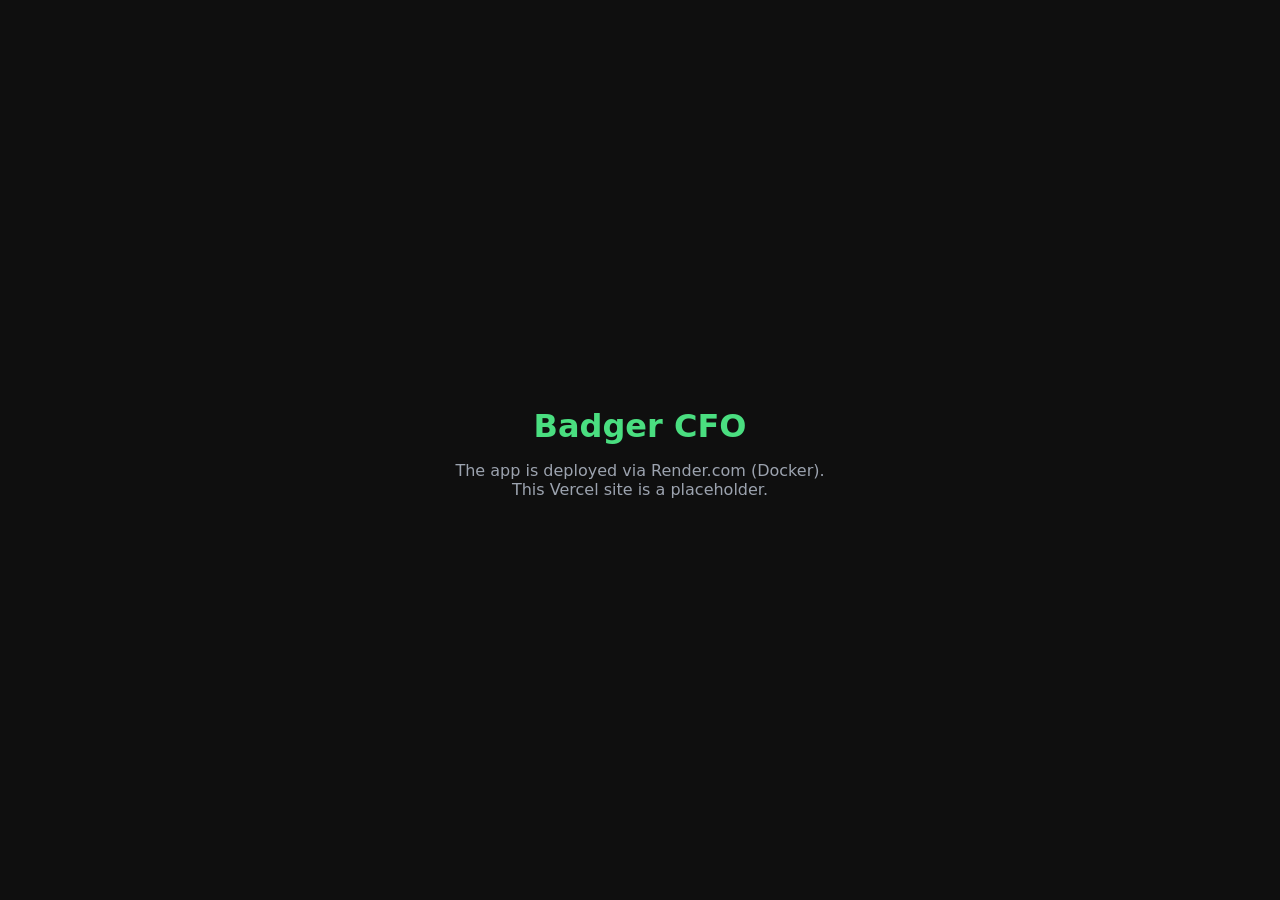
<file: doffa/site/index.html>
<!DOCTYPE html>
<html lang="ru">
<head>
  <meta charset="UTF-8">
  <meta name="viewport" content="width=device-width, initial-scale=1.0">
  <title>Badger CFO</title>
  <style>
    body { font-family: system-ui, sans-serif; background: #0f0f0f; color: #e0e0e0;
           display: flex; align-items: center; justify-content: center;
           min-height: 100vh; margin: 0; }
    .card { text-align: center; padding: 2rem; }
    h1 { color: #4ade80; font-size: 2rem; margin-bottom: 0.5rem; }
    p { color: #9ca3af; }
  </style>
</head>
<body>
  <div class="card">
    <h1>Badger CFO</h1>
    <p>The app is deployed via Render.com (Docker).<br>This Vercel site is a placeholder.</p>
  </div>
</body>
</html>
</file>
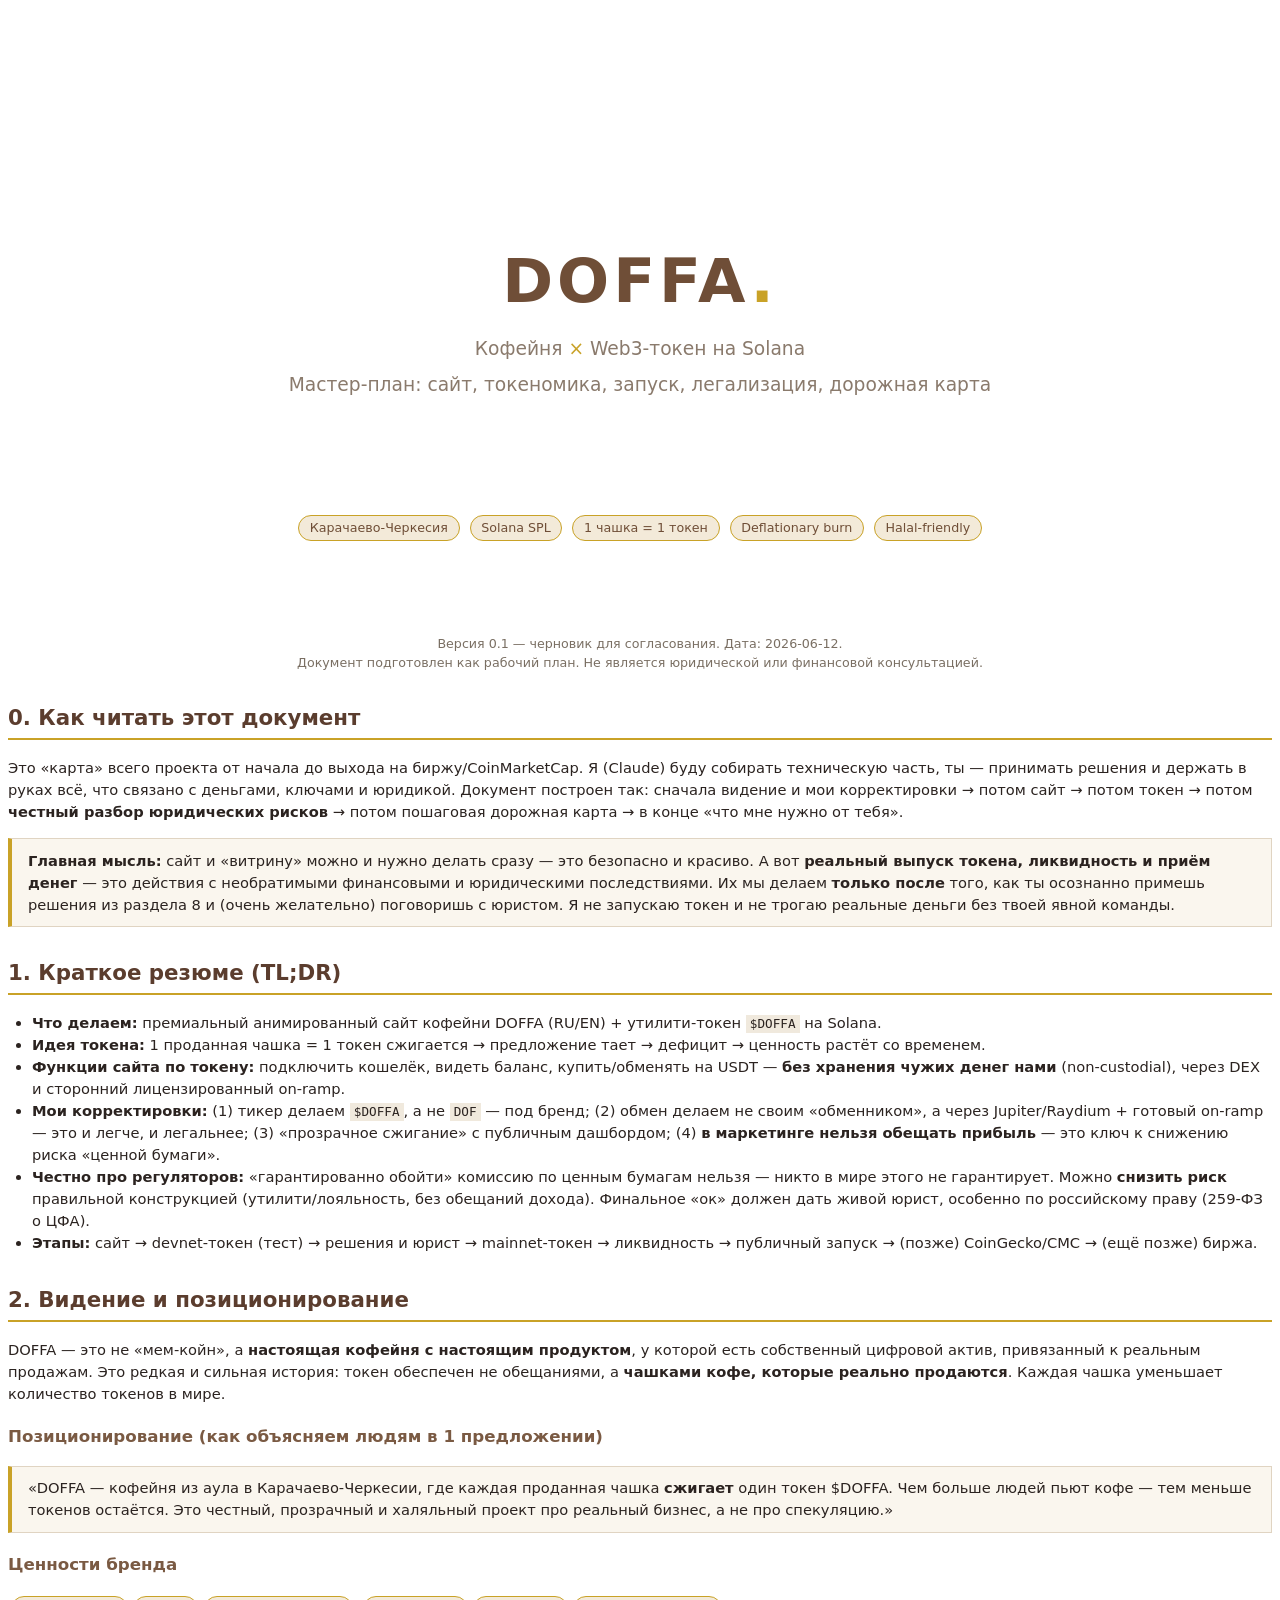
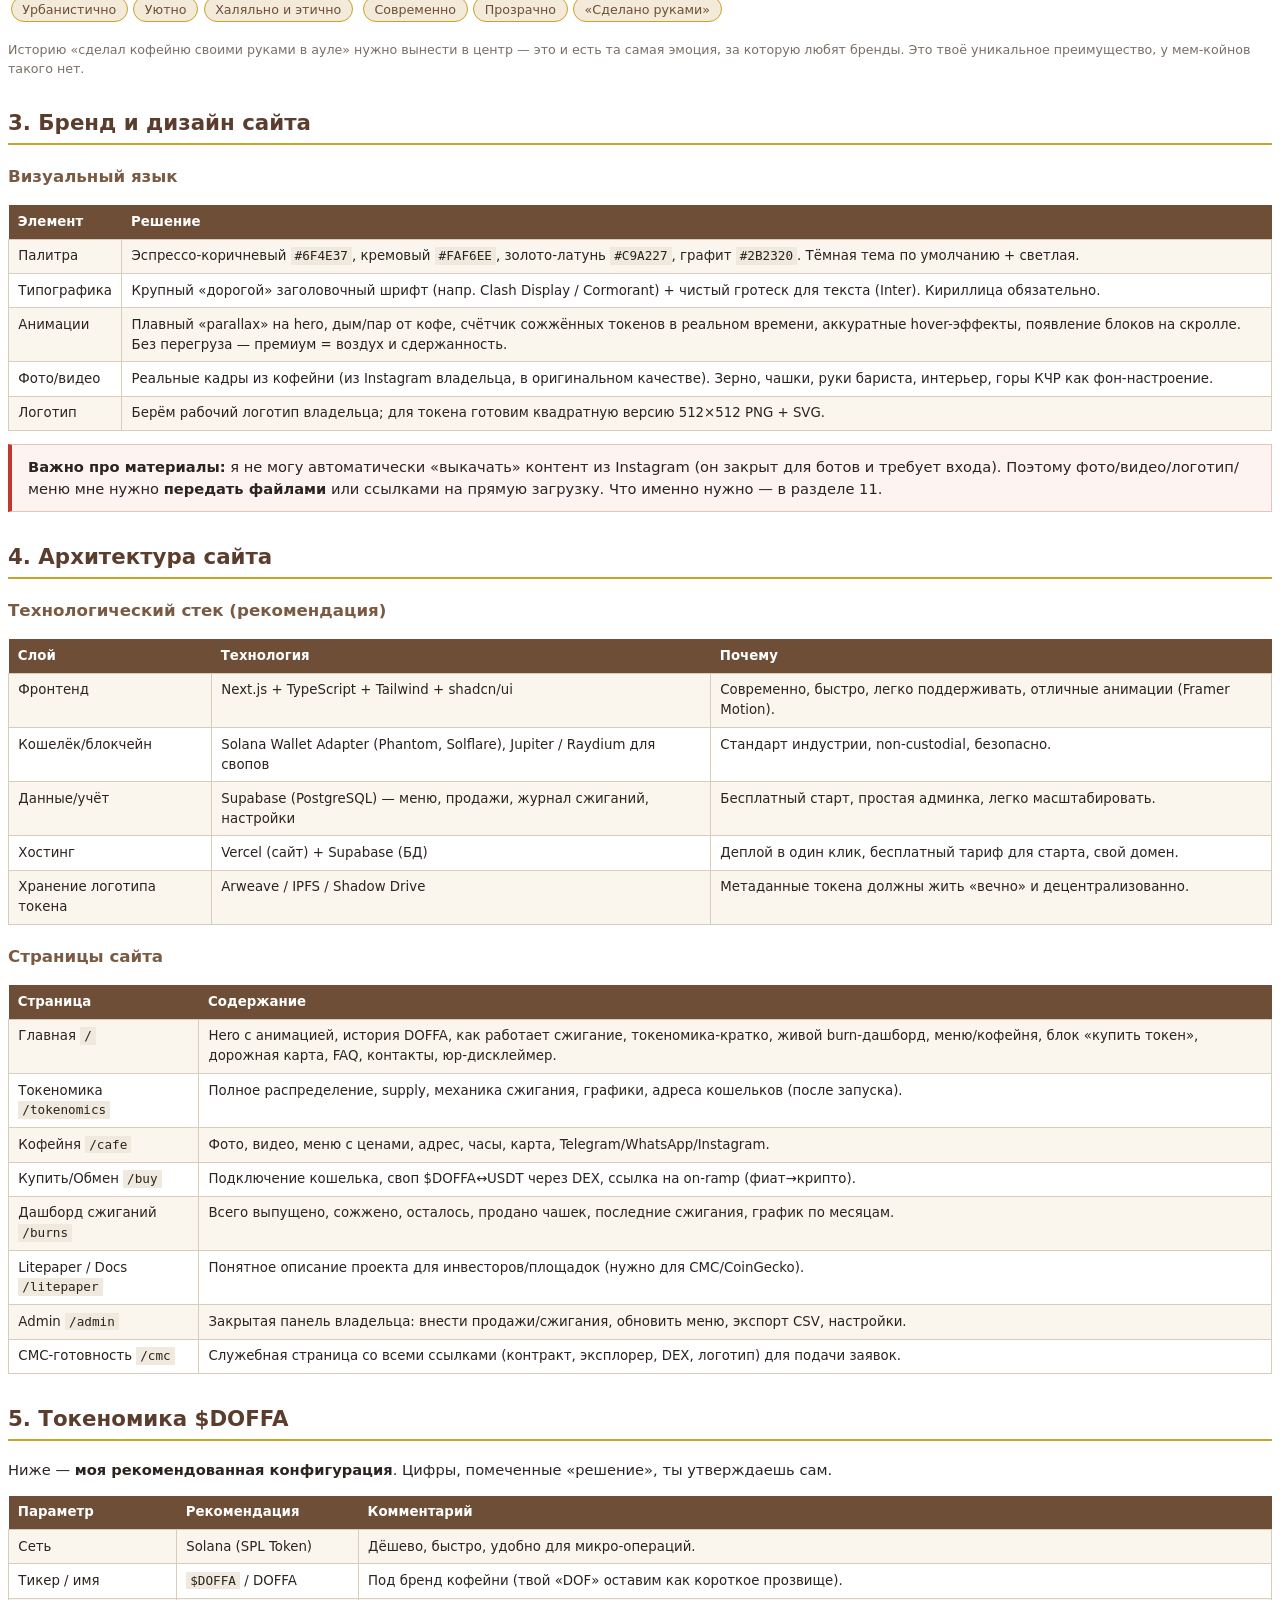
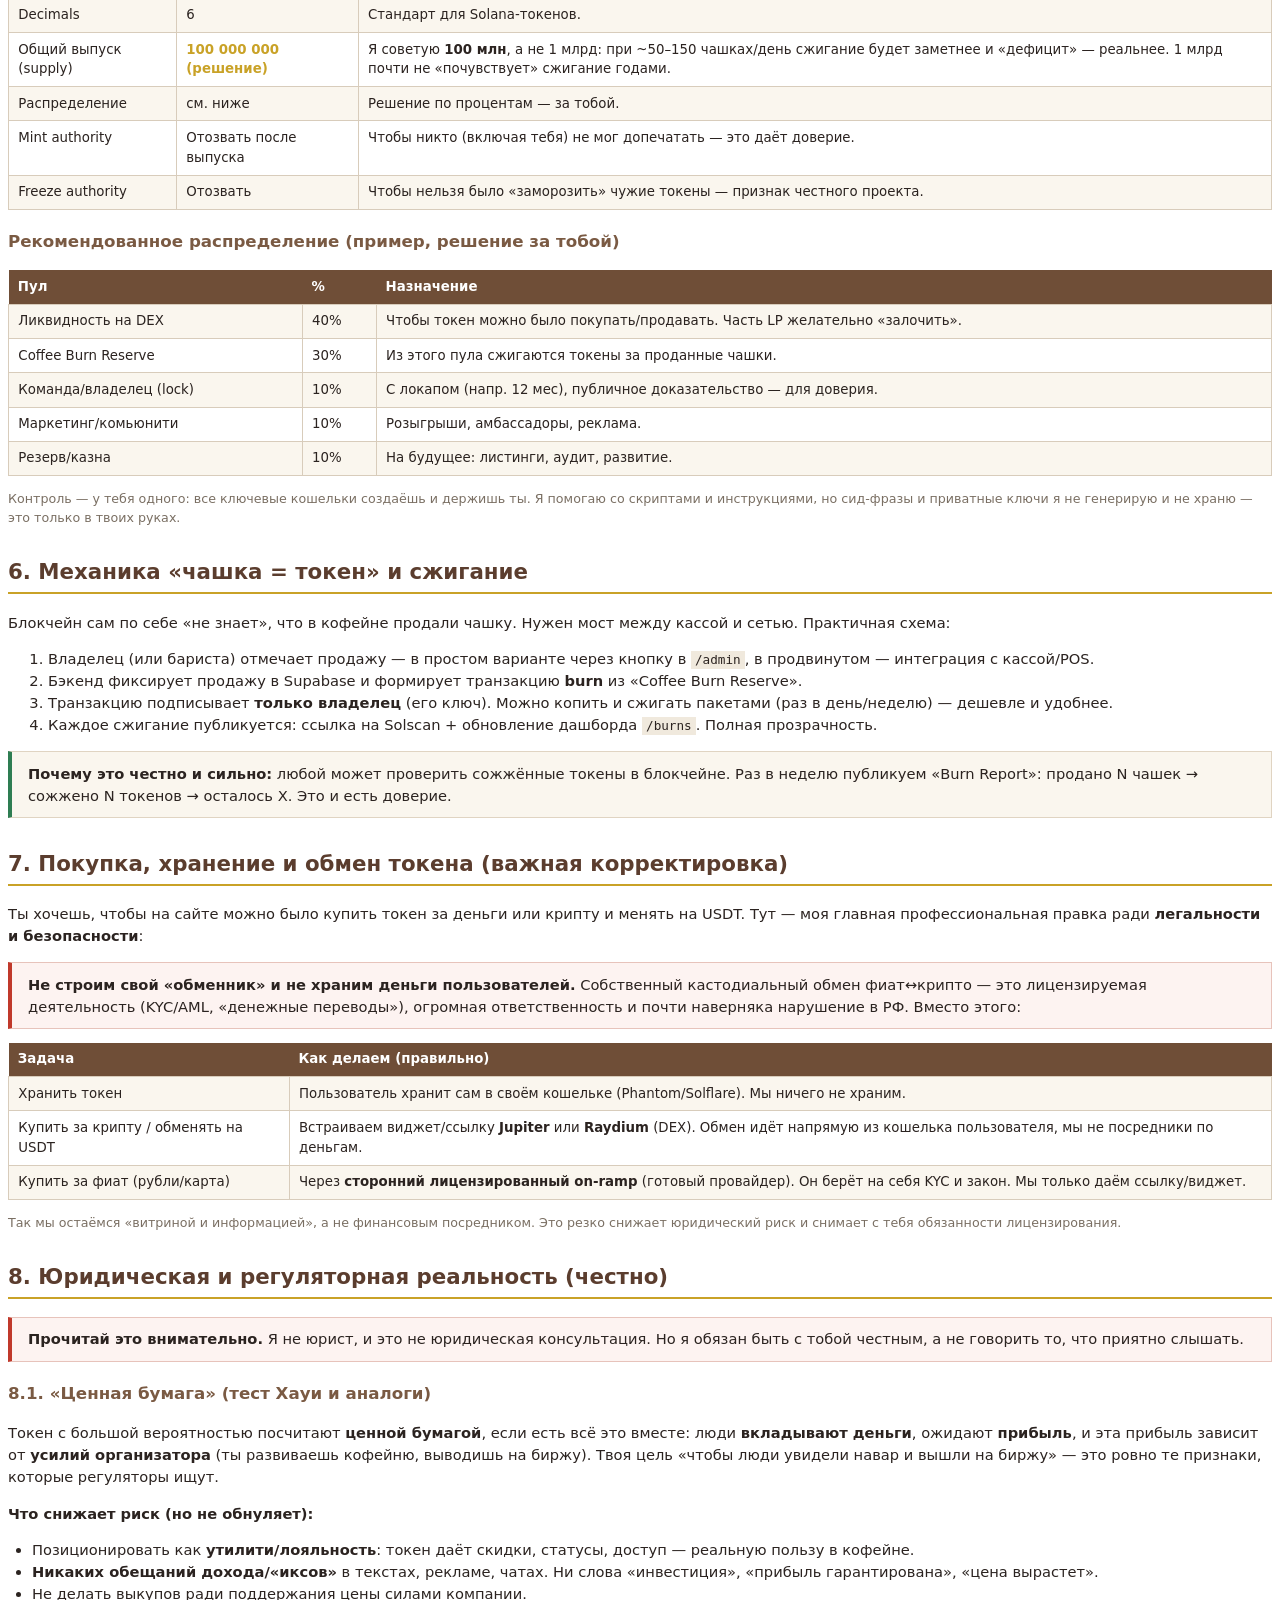
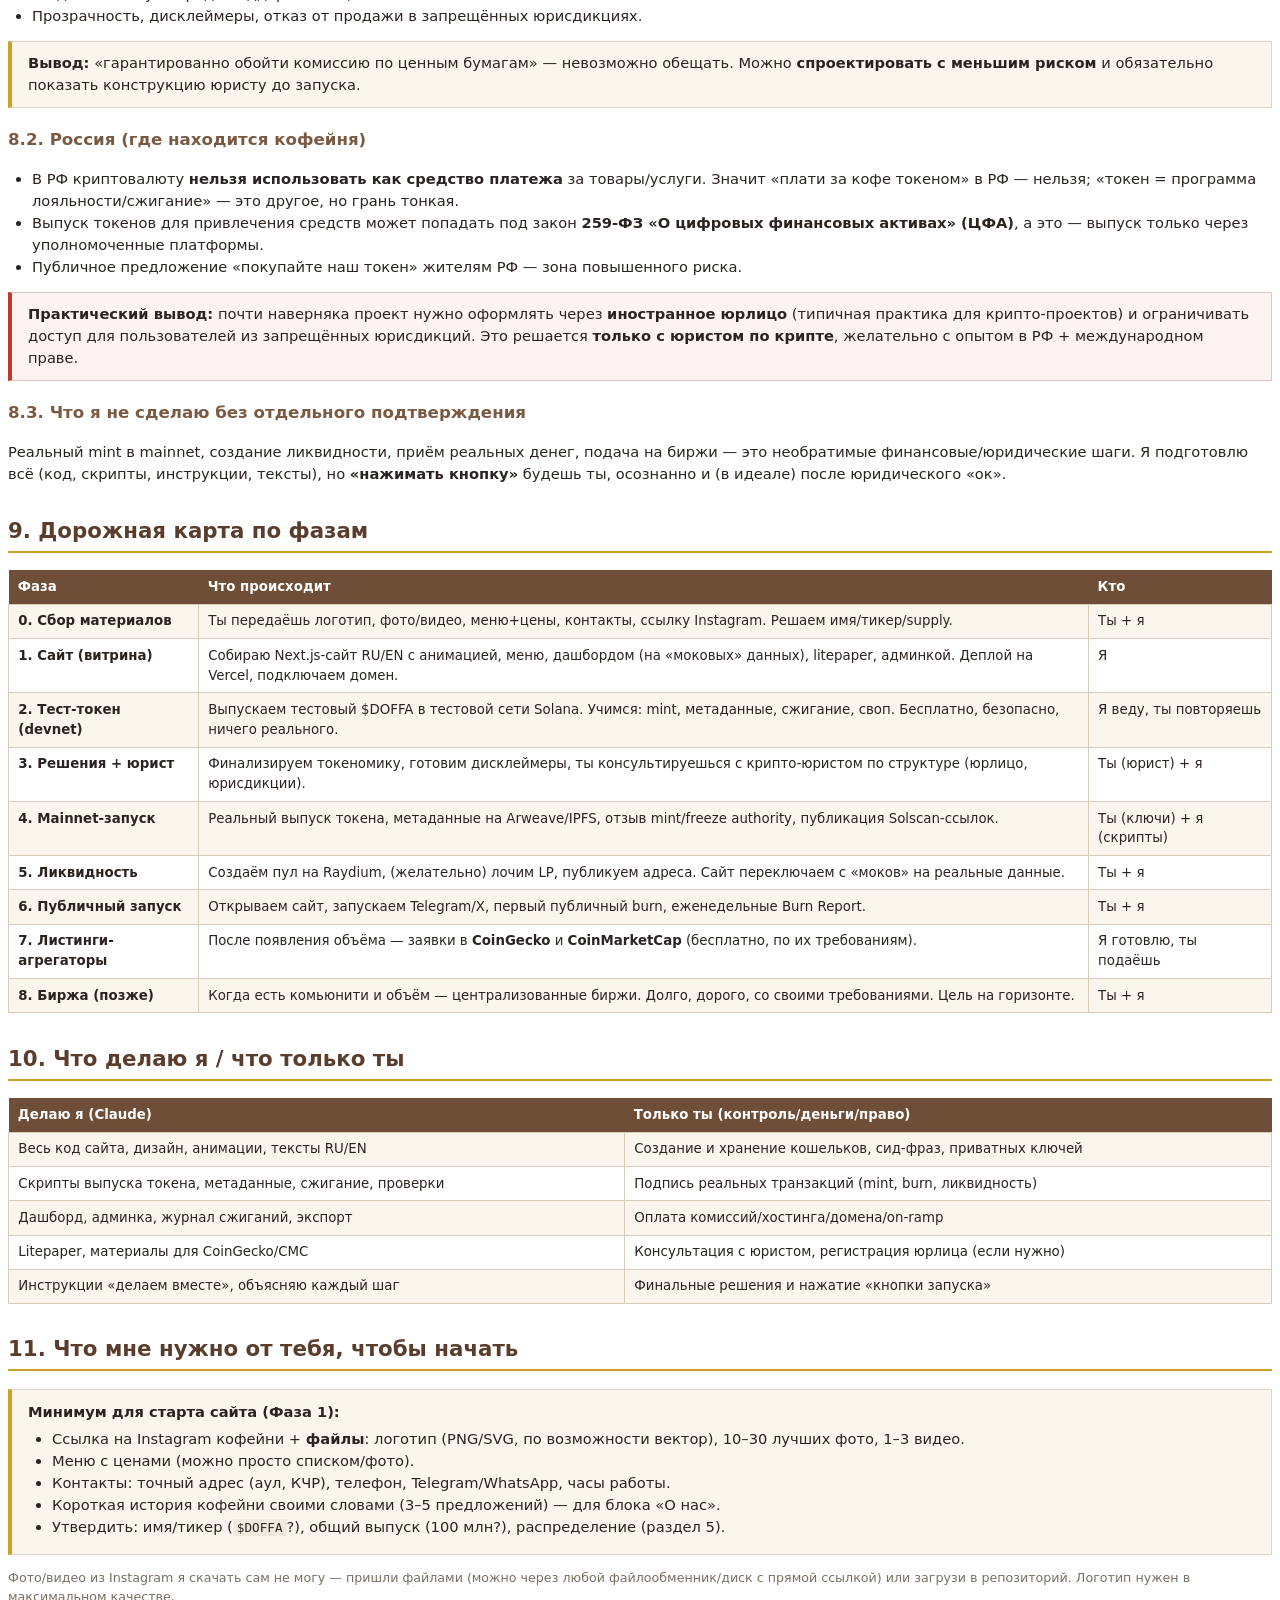
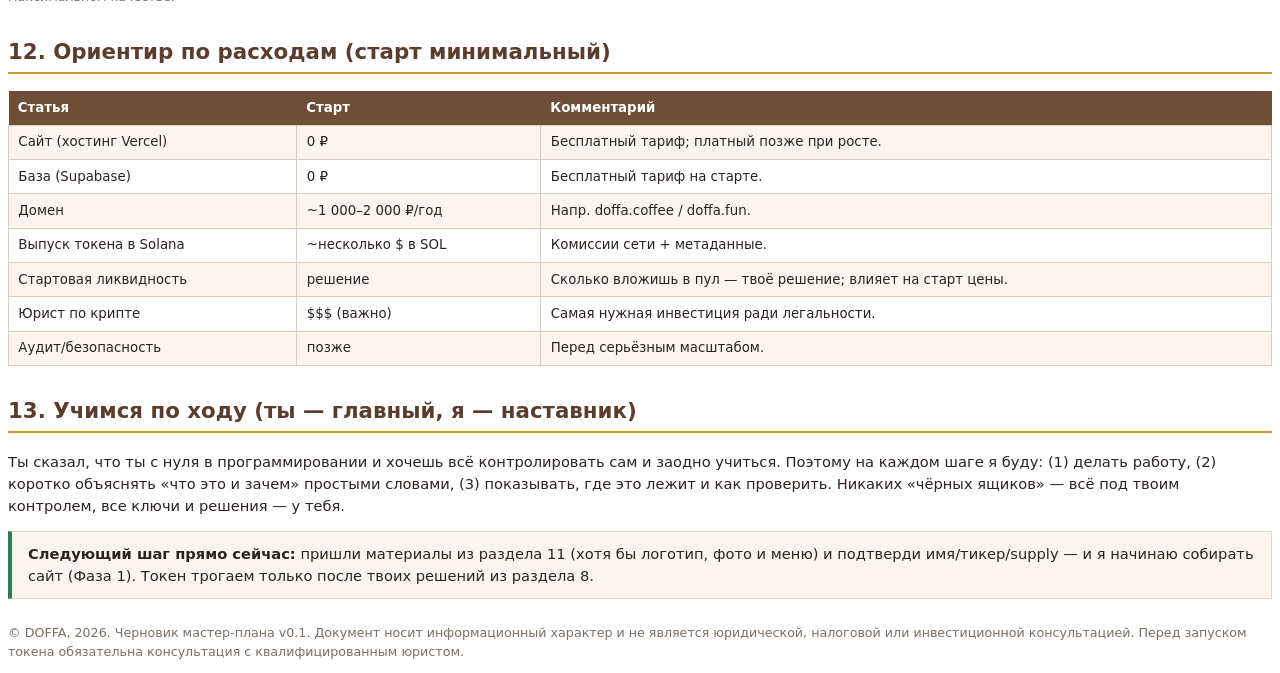
<file: doffa/plan/DOFFA-Master-Plan.html>
<!DOCTYPE html>
<html lang="ru">
<head>
<meta charset="utf-8">
<title>DOFFA — Мастер-план: кофейня + токен на Solana</title>
<style>
  @page { margin: 18mm 16mm; }
  body { font-family: "DejaVu Sans", sans-serif; color: #2b2320; font-size: 11pt; line-height: 1.5; }
  h1 { color: #6f4e37; font-size: 26pt; margin: 0 0 4pt 0; }
  h2 { color: #5b3d2e; font-size: 16pt; border-bottom: 2px solid #c9a227; padding-bottom: 3pt; margin-top: 22pt; page-break-after: avoid; }
  h3 { color: #7a5a43; font-size: 12.5pt; margin-top: 14pt; page-break-after: avoid; }
  p, li { font-size: 11pt; }
  .cover { text-align: center; padding-top: 60mm; }
  .cover .brand { font-size: 46pt; color: #6f4e37; letter-spacing: 4px; font-weight: bold; }
  .cover .sub { font-size: 14pt; color: #8a7a6c; margin-top: 6pt; }
  .cover .accent { color: #c9a227; }
  .tag { display: inline-block; background: #f3ead9; color: #6f4e37; border: 1px solid #c9a227; padding: 2pt 8pt; border-radius: 10pt; font-size: 9.5pt; margin: 2pt; }
  table { border-collapse: collapse; width: 100%; margin: 8pt 0; font-size: 10pt; }
  th { background: #6f4e37; color: #fff; text-align: left; padding: 5pt 7pt; }
  td { border: 1px solid #d8ccbb; padding: 5pt 7pt; vertical-align: top; }
  tr:nth-child(even) td { background: #faf6ee; }
  .box { background: #faf6ee; border: 1px solid #e0d4c2; border-left: 4px solid #c9a227; padding: 8pt 12pt; margin: 10pt 0; }
  .warn { background: #fdf3f1; border: 1px solid #e7c3bb; border-left: 4px solid #c0392b; padding: 8pt 12pt; margin: 10pt 0; }
  .ok { border-left: 4px solid #2e7d52; }
  .pagebreak { page-break-before: always; }
  ul { margin: 4pt 0 4pt 0; padding-left: 18pt; }
  .small { font-size: 9.5pt; color: #7a6f63; }
  code { font-family: "DejaVu Sans Mono", monospace; background: #f0e9dd; padding: 1pt 3pt; font-size: 9.5pt; }
  .num { color: #c9a227; font-weight: bold; }
</style>
</head>
<body>

<div class="cover">
  <div class="brand">DOFFA<span class="accent">.</span></div>
  <div class="sub">Кофейня <span class="accent">×</span> Web3-токен на Solana</div>
  <div class="sub">Мастер-план: сайт, токеномика, запуск, легализация, дорожная карта</div>
  <div style="margin-top:30mm">
    <span class="tag">Карачаево-Черкесия</span>
    <span class="tag">Solana SPL</span>
    <span class="tag">1 чашка = 1 токен</span>
    <span class="tag">Deflationary burn</span>
    <span class="tag">Halal-friendly</span>
  </div>
  <div class="small" style="margin-top:24mm">Версия 0.1 — черновик для согласования. Дата: 2026-06-12.<br>
  Документ подготовлен как рабочий план. Не является юридической или финансовой консультацией.</div>
</div>

<div class="pagebreak"></div>
<h2>0. Как читать этот документ</h2>
<p>Это «карта» всего проекта от начала до выхода на биржу/CoinMarketCap. Я (Claude) буду собирать
техническую часть, ты — принимать решения и держать в руках всё, что связано с деньгами, ключами и юридикой.
Документ построен так: сначала видение и мои корректировки → потом сайт → потом токен → потом
<b>честный разбор юридических рисков</b> → потом пошаговая дорожная карта → в конце «что мне нужно от тебя».</p>
<div class="box">
<b>Главная мысль:</b> сайт и «витрину» можно и нужно делать сразу — это безопасно и красиво.
А вот <b>реальный выпуск токена, ликвидность и приём денег</b> — это действия с необратимыми финансовыми
и юридическими последствиями. Их мы делаем <b>только после</b> того, как ты осознанно примешь решения из раздела 8
и (очень желательно) поговоришь с юристом. Я не запускаю токен и не трогаю реальные деньги без твоей явной команды.
</div>

<h2>1. Краткое резюме (TL;DR)</h2>
<ul>
  <li><b>Что делаем:</b> премиальный анимированный сайт кофейни DOFFA (RU/EN) + утилити-токен <code>$DOFFA</code> на Solana.</li>
  <li><b>Идея токена:</b> 1 проданная чашка = 1 токен сжигается → предложение тает → дефицит → ценность растёт со временем.</li>
  <li><b>Функции сайта по токену:</b> подключить кошелёк, видеть баланс, купить/обменять на USDT — <b>без хранения чужих денег нами</b> (non-custodial), через DEX и сторонний лицензированный on-ramp.</li>
  <li><b>Мои корректировки:</b> (1) тикер делаем <code>$DOFFA</code>, а не <code>DOF</code> — под бренд; (2) обмен делаем не своим «обменником», а через Jupiter/Raydium + готовый on-ramp — это и легче, и легальнее; (3) «прозрачное сжигание» с публичным дашбордом; (4) <b>в маркетинге нельзя обещать прибыль</b> — это ключ к снижению риска «ценной бумаги».</li>
  <li><b>Честно про регуляторов:</b> «гарантированно обойти» комиссию по ценным бумагам нельзя — никто в мире этого не гарантирует. Можно <b>снизить риск</b> правильной конструкцией (утилити/лояльность, без обещаний дохода). Финальное «ок» должен дать живой юрист, особенно по российскому праву (259-ФЗ о ЦФА).</li>
  <li><b>Этапы:</b> сайт → devnet-токен (тест) → решения и юрист → mainnet-токен → ликвидность → публичный запуск → (позже) CoinGecko/CMC → (ещё позже) биржа.</li>
</ul>

<h2 class="pagebreak">2. Видение и позиционирование</h2>
<p>DOFFA — это не «мем-койн», а <b>настоящая кофейня с настоящим продуктом</b>, у которой есть собственный
цифровой актив, привязанный к реальным продажам. Это редкая и сильная история: токен обеспечен не обещаниями,
а <b>чашками кофе, которые реально продаются</b>. Каждая чашка уменьшает количество токенов в мире.</p>

<h3>Позиционирование (как объясняем людям в 1 предложении)</h3>
<div class="box">«DOFFA — кофейня из аула в Карачаево-Черкесии, где каждая проданная чашка <b>сжигает</b> один токен $DOFFA.
Чем больше людей пьют кофе — тем меньше токенов остаётся. Это честный, прозрачный и халяльный проект про
реальный бизнес, а не про спекуляцию.»</div>

<h3>Ценности бренда</h3>
<p><span class="tag">Урбанистично</span><span class="tag">Уютно</span><span class="tag">Халяльно и этично</span>
<span class="tag">Современно</span><span class="tag">Прозрачно</span><span class="tag">«Сделано руками»</span></p>
<p class="small">Историю «сделал кофейню своими руками в ауле» нужно вынести в центр — это и есть та самая
эмоция, за которую любят бренды. Это твоё уникальное преимущество, у мем-койнов такого нет.</p>

<h2>3. Бренд и дизайн сайта</h2>
<h3>Визуальный язык</h3>
<table>
  <tr><th>Элемент</th><th>Решение</th></tr>
  <tr><td>Палитра</td><td>Эспрессо-коричневый <code>#6F4E37</code>, кремовый <code>#FAF6EE</code>, золото-латунь <code>#C9A227</code>, графит <code>#2B2320</code>. Тёмная тема по умолчанию + светлая.</td></tr>
  <tr><td>Типографика</td><td>Крупный «дорогой» заголовочный шрифт (напр. Clash Display / Cormorant) + чистый гротеск для текста (Inter). Кириллица обязательно.</td></tr>
  <tr><td>Анимации</td><td>Плавный «parallax» на hero, дым/пар от кофе, счётчик сожжённых токенов в реальном времени, аккуратные hover-эффекты, появление блоков на скролле. Без перегруза — премиум = воздух и сдержанность.</td></tr>
  <tr><td>Фото/видео</td><td>Реальные кадры из кофейни (из Instagram владельца, в оригинальном качестве). Зерно, чашки, руки бариста, интерьер, горы КЧР как фон-настроение.</td></tr>
  <tr><td>Логотип</td><td>Берём рабочий логотип владельца; для токена готовим квадратную версию 512×512 PNG + SVG.</td></tr>
</table>
<div class="warn"><b>Важно про материалы:</b> я не могу автоматически «выкачать» контент из Instagram
(он закрыт для ботов и требует входа). Поэтому фото/видео/логотип/меню мне нужно <b>передать файлами</b>
или ссылками на прямую загрузку. Что именно нужно — в разделе 11.</div>

<h2 class="pagebreak">4. Архитектура сайта</h2>
<h3>Технологический стек (рекомендация)</h3>
<table>
  <tr><th>Слой</th><th>Технология</th><th>Почему</th></tr>
  <tr><td>Фронтенд</td><td>Next.js + TypeScript + Tailwind + shadcn/ui</td><td>Современно, быстро, легко поддерживать, отличные анимации (Framer Motion).</td></tr>
  <tr><td>Кошелёк/блокчейн</td><td>Solana Wallet Adapter (Phantom, Solflare), Jupiter / Raydium для свопов</td><td>Стандарт индустрии, non-custodial, безопасно.</td></tr>
  <tr><td>Данные/учёт</td><td>Supabase (PostgreSQL) — меню, продажи, журнал сжиганий, настройки</td><td>Бесплатный старт, простая админка, легко масштабировать.</td></tr>
  <tr><td>Хостинг</td><td>Vercel (сайт) + Supabase (БД)</td><td>Деплой в один клик, бесплатный тариф для старта, свой домен.</td></tr>
  <tr><td>Хранение логотипа токена</td><td>Arweave / IPFS / Shadow Drive</td><td>Метаданные токена должны жить «вечно» и децентрализованно.</td></tr>
</table>

<h3>Страницы сайта</h3>
<table>
  <tr><th>Страница</th><th>Содержание</th></tr>
  <tr><td>Главная <code>/</code></td><td>Hero с анимацией, история DOFFA, как работает сжигание, токеномика-кратко, живой burn-дашборд, меню/кофейня, блок «купить токен», дорожная карта, FAQ, контакты, юр-дисклеймер.</td></tr>
  <tr><td>Токеномика <code>/tokenomics</code></td><td>Полное распределение, supply, механика сжигания, графики, адреса кошельков (после запуска).</td></tr>
  <tr><td>Кофейня <code>/cafe</code></td><td>Фото, видео, меню с ценами, адрес, часы, карта, Telegram/WhatsApp/Instagram.</td></tr>
  <tr><td>Купить/Обмен <code>/buy</code></td><td>Подключение кошелька, своп $DOFFA↔USDT через DEX, ссылка на on-ramp (фиат→крипто).</td></tr>
  <tr><td>Дашборд сжиганий <code>/burns</code></td><td>Всего выпущено, сожжено, осталось, продано чашек, последние сжигания, график по месяцам.</td></tr>
  <tr><td>Litepaper / Docs <code>/litepaper</code></td><td>Понятное описание проекта для инвесторов/площадок (нужно для CMC/CoinGecko).</td></tr>
  <tr><td>Admin <code>/admin</code></td><td>Закрытая панель владельца: внести продажи/сжигания, обновить меню, экспорт CSV, настройки.</td></tr>
  <tr><td>CMC-готовность <code>/cmc</code></td><td>Служебная страница со всеми ссылками (контракт, эксплорер, DEX, логотип) для подачи заявок.</td></tr>
</table>

<h2>5. Токеномика $DOFFA</h2>
<p>Ниже — <b>моя рекомендованная конфигурация</b>. Цифры, помеченные «решение», ты утверждаешь сам.</p>
<table>
  <tr><th>Параметр</th><th>Рекомендация</th><th>Комментарий</th></tr>
  <tr><td>Сеть</td><td>Solana (SPL Token)</td><td>Дёшево, быстро, удобно для микро-операций.</td></tr>
  <tr><td>Тикер / имя</td><td><code>$DOFFA</code> / DOFFA</td><td>Под бренд кофейни (твой «DOF» оставим как короткое прозвище).</td></tr>
  <tr><td>Decimals</td><td>6</td><td>Стандарт для Solana-токенов.</td></tr>
  <tr><td>Общий выпуск (supply)</td><td class="num">100 000 000 (решение)</td><td>Я советую <b>100 млн</b>, а не 1 млрд: при ~50–150 чашках/день сжигание будет заметнее и «дефицит» — реальнее. 1 млрд почти не «почувствует» сжигание годами.</td></tr>
  <tr><td>Распределение</td><td>см. ниже</td><td>Решение по процентам — за тобой.</td></tr>
  <tr><td>Mint authority</td><td>Отозвать после выпуска</td><td>Чтобы никто (включая тебя) не мог допечатать — это даёт доверие.</td></tr>
  <tr><td>Freeze authority</td><td>Отозвать</td><td>Чтобы нельзя было «заморозить» чужие токены — признак честного проекта.</td></tr>
</table>

<h3>Рекомендованное распределение (пример, решение за тобой)</h3>
<table>
  <tr><th>Пул</th><th>%</th><th>Назначение</th></tr>
  <tr><td>Ликвидность на DEX</td><td>40%</td><td>Чтобы токен можно было покупать/продавать. Часть LP желательно «залочить».</td></tr>
  <tr><td>Coffee Burn Reserve</td><td>30%</td><td>Из этого пула сжигаются токены за проданные чашки.</td></tr>
  <tr><td>Команда/владелец (lock)</td><td>10%</td><td>С локапом (напр. 12 мес), публичное доказательство — для доверия.</td></tr>
  <tr><td>Маркетинг/комьюнити</td><td>10%</td><td>Розыгрыши, амбассадоры, реклама.</td></tr>
  <tr><td>Резерв/казна</td><td>10%</td><td>На будущее: листинги, аудит, развитие.</td></tr>
</table>
<p class="small">Контроль — у тебя одного: все ключевые кошельки создаёшь и держишь ты. Я помогаю со скриптами и инструкциями,
но сид-фразы и приватные ключи я не генерирую и не храню — это только в твоих руках.</p>

<h2 class="pagebreak">6. Механика «чашка = токен» и сжигание</h2>
<p>Блокчейн сам по себе «не знает», что в кофейне продали чашку. Нужен мост между кассой и сетью. Практичная схема:</p>
<ol>
  <li>Владелец (или бариста) отмечает продажу — в простом варианте через кнопку в <code>/admin</code>, в продвинутом — интеграция с кассой/POS.</li>
  <li>Бэкенд фиксирует продажу в Supabase и формирует транзакцию <b>burn</b> из «Coffee Burn Reserve».</li>
  <li>Транзакцию подписывает <b>только владелец</b> (его ключ). Можно копить и сжигать пакетами (раз в день/неделю) — дешевле и удобнее.</li>
  <li>Каждое сжигание публикуется: ссылка на Solscan + обновление дашборда <code>/burns</code>. Полная прозрачность.</li>
</ol>
<div class="box ok"><b>Почему это честно и сильно:</b> любой может проверить сожжённые токены в блокчейне.
Раз в неделю публикуем «Burn Report»: продано N чашек → сожжено N токенов → осталось X. Это и есть доверие.</div>

<h2>7. Покупка, хранение и обмен токена (важная корректировка)</h2>
<p>Ты хочешь, чтобы на сайте можно было купить токен за деньги или крипту и менять на USDT. Тут — моя главная
профессиональная правка ради <b>легальности и безопасности</b>:</p>
<div class="warn"><b>Не строим свой «обменник» и не храним деньги пользователей.</b> Собственный кастодиальный
обмен фиат↔крипто — это лицензируемая деятельность (KYC/AML, «денежные переводы»), огромная ответственность и
почти наверняка нарушение в РФ. Вместо этого:</div>
<table>
  <tr><th>Задача</th><th>Как делаем (правильно)</th></tr>
  <tr><td>Хранить токен</td><td>Пользователь хранит сам в своём кошельке (Phantom/Solflare). Мы ничего не храним.</td></tr>
  <tr><td>Купить за крипту / обменять на USDT</td><td>Встраиваем виджет/ссылку <b>Jupiter</b> или <b>Raydium</b> (DEX). Обмен идёт напрямую из кошелька пользователя, мы не посредники по деньгам.</td></tr>
  <tr><td>Купить за фиат (рубли/карта)</td><td>Через <b>сторонний лицензированный on-ramp</b> (готовый провайдер). Он берёт на себя KYC и закон. Мы только даём ссылку/виджет.</td></tr>
</table>
<p class="small">Так мы остаёмся «витриной и информацией», а не финансовым посредником. Это резко снижает юридический риск
и снимает с тебя обязанности лицензирования.</p>

<h2 class="pagebreak">8. Юридическая и регуляторная реальность (честно)</h2>
<div class="warn"><b>Прочитай это внимательно.</b> Я не юрист, и это не юридическая консультация. Но я обязан быть с тобой
честным, а не говорить то, что приятно слышать.</div>

<h3>8.1. «Ценная бумага» (тест Хауи и аналоги)</h3>
<p>Токен с большой вероятностью посчитают <b>ценной бумагой</b>, если есть всё это вместе: люди <b>вкладывают деньги</b>,
ожидают <b>прибыль</b>, и эта прибыль зависит от <b>усилий организатора</b> (ты развиваешь кофейню, выводишь на биржу).
Твоя цель «чтобы люди увидели навар и вышли на биржу» — это ровно те признаки, которые регуляторы ищут.</p>
<p><b>Что снижает риск (но не обнуляет):</b></p>
<ul>
  <li>Позиционировать как <b>утилити/лояльность</b>: токен даёт скидки, статусы, доступ — реальную пользу в кофейне.</li>
  <li><b>Никаких обещаний дохода/«иксов»</b> в текстах, рекламе, чатах. Ни слова «инвестиция», «прибыль гарантирована», «цена вырастет».</li>
  <li>Не делать выкупов ради поддержания цены силами компании.</li>
  <li>Прозрачность, дисклеймеры, отказ от продажи в запрещённых юрисдикциях.</li>
</ul>
<div class="box"><b>Вывод:</b> «гарантированно обойти комиссию по ценным бумагам» — невозможно обещать. Можно
<b>спроектировать с меньшим риском</b> и обязательно показать конструкцию юристу до запуска.</div>

<h3>8.2. Россия (где находится кофейня)</h3>
<ul>
  <li>В РФ криптовалюту <b>нельзя использовать как средство платежа</b> за товары/услуги. Значит «плати за кофе токеном» в РФ — нельзя; «токен = программа лояльности/сжигание» — это другое, но грань тонкая.</li>
  <li>Выпуск токенов для привлечения средств может попадать под закон <b>259-ФЗ «О цифровых финансовых активах» (ЦФА)</b>, а это — выпуск только через уполномоченные платформы.</li>
  <li>Публичное предложение «покупайте наш токен» жителям РФ — зона повышенного риска.</li>
</ul>
<div class="warn"><b>Практический вывод:</b> почти наверняка проект нужно оформлять через <b>иностранное юрлицо</b>
(типичная практика для крипто-проектов) и ограничивать доступ для пользователей из запрещённых юрисдикций.
Это решается <b>только с юристом по крипте</b>, желательно с опытом в РФ + международном праве.</div>

<h3>8.3. Что я не сделаю без отдельного подтверждения</h3>
<p>Реальный mint в mainnet, создание ликвидности, приём реальных денег, подача на биржи — это необратимые
финансовые/юридические шаги. Я подготовлю всё (код, скрипты, инструкции, тексты), но <b>«нажимать кнопку»</b>
будешь ты, осознанно и (в идеале) после юридического «ок».</p>

<h2 class="pagebreak">9. Дорожная карта по фазам</h2>
<table>
  <tr><th>Фаза</th><th>Что происходит</th><th>Кто</th></tr>
  <tr><td><b>0. Сбор материалов</b></td><td>Ты передаёшь логотип, фото/видео, меню+цены, контакты, ссылку Instagram. Решаем имя/тикер/supply.</td><td>Ты + я</td></tr>
  <tr><td><b>1. Сайт (витрина)</b></td><td>Собираю Next.js-сайт RU/EN с анимацией, меню, дашбордом (на «моковых» данных), litepaper, админкой. Деплой на Vercel, подключаем домен.</td><td>Я</td></tr>
  <tr><td><b>2. Тест-токен (devnet)</b></td><td>Выпускаем тестовый $DOFFA в тестовой сети Solana. Учимся: mint, метаданные, сжигание, своп. Бесплатно, безопасно, ничего реального.</td><td>Я веду, ты повторяешь</td></tr>
  <tr><td><b>3. Решения + юрист</b></td><td>Финализируем токеномику, готовим дисклеймеры, ты консультируешься с крипто-юристом по структуре (юрлицо, юрисдикции).</td><td>Ты (юрист) + я</td></tr>
  <tr><td><b>4. Mainnet-запуск</b></td><td>Реальный выпуск токена, метаданные на Arweave/IPFS, отзыв mint/freeze authority, публикация Solscan-ссылок.</td><td>Ты (ключи) + я (скрипты)</td></tr>
  <tr><td><b>5. Ликвидность</b></td><td>Создаём пул на Raydium, (желательно) лочим LP, публикуем адреса. Сайт переключаем с «моков» на реальные данные.</td><td>Ты + я</td></tr>
  <tr><td><b>6. Публичный запуск</b></td><td>Открываем сайт, запускаем Telegram/X, первый публичный burn, еженедельные Burn Report.</td><td>Ты + я</td></tr>
  <tr><td><b>7. Листинги-агрегаторы</b></td><td>После появления объёма — заявки в <b>CoinGecko</b> и <b>CoinMarketCap</b> (бесплатно, по их требованиям).</td><td>Я готовлю, ты подаёшь</td></tr>
  <tr><td><b>8. Биржа (позже)</b></td><td>Когда есть комьюнити и объём — централизованные биржи. Долго, дорого, со своими требованиями. Цель на горизонте.</td><td>Ты + я</td></tr>
</table>

<h2>10. Что делаю я / что только ты</h2>
<table>
  <tr><th>Делаю я (Claude)</th><th>Только ты (контроль/деньги/право)</th></tr>
  <tr><td>Весь код сайта, дизайн, анимации, тексты RU/EN</td><td>Создание и хранение кошельков, сид-фраз, приватных ключей</td></tr>
  <tr><td>Скрипты выпуска токена, метаданные, сжигание, проверки</td><td>Подпись реальных транзакций (mint, burn, ликвидность)</td></tr>
  <tr><td>Дашборд, админка, журнал сжиганий, экспорт</td><td>Оплата комиссий/хостинга/домена/on-ramp</td></tr>
  <tr><td>Litepaper, материалы для CoinGecko/CMC</td><td>Консультация с юристом, регистрация юрлица (если нужно)</td></tr>
  <tr><td>Инструкции «делаем вместе», объясняю каждый шаг</td><td>Финальные решения и нажатие «кнопки запуска»</td></tr>
</table>

<h2 class="pagebreak">11. Что мне нужно от тебя, чтобы начать</h2>
<div class="box">
<b>Минимум для старта сайта (Фаза 1):</b>
<ul>
  <li>Ссылка на Instagram кофейни + <b>файлы</b>: логотип (PNG/SVG, по возможности вектор), 10–30 лучших фото, 1–3 видео.</li>
  <li>Меню с ценами (можно просто списком/фото).</li>
  <li>Контакты: точный адрес (аул, КЧР), телефон, Telegram/WhatsApp, часы работы.</li>
  <li>Короткая история кофейни своими словами (3–5 предложений) — для блока «О нас».</li>
  <li>Утвердить: имя/тикер (<code>$DOFFA</code>?), общий выпуск (100 млн?), распределение (раздел 5).</li>
</ul>
</div>
<p class="small">Фото/видео из Instagram я скачать сам не могу — пришли файлами (можно через любой файлообменник/диск с прямой ссылкой)
или загрузи в репозиторий. Логотип нужен в максимальном качестве.</p>

<h2>12. Ориентир по расходам (старт минимальный)</h2>
<table>
  <tr><th>Статья</th><th>Старт</th><th>Комментарий</th></tr>
  <tr><td>Сайт (хостинг Vercel)</td><td>0 ₽</td><td>Бесплатный тариф; платный позже при росте.</td></tr>
  <tr><td>База (Supabase)</td><td>0 ₽</td><td>Бесплатный тариф на старте.</td></tr>
  <tr><td>Домен</td><td>~1 000–2 000 ₽/год</td><td>Напр. doffa.coffee / doffa.fun.</td></tr>
  <tr><td>Выпуск токена в Solana</td><td>~несколько $ в SOL</td><td>Комиссии сети + метаданные.</td></tr>
  <tr><td>Стартовая ликвидность</td><td>решение</td><td>Сколько вложишь в пул — твоё решение; влияет на старт цены.</td></tr>
  <tr><td>Юрист по крипте</td><td>$$$ (важно)</td><td>Самая нужная инвестиция ради легальности.</td></tr>
  <tr><td>Аудит/безопасность</td><td>позже</td><td>Перед серьёзным масштабом.</td></tr>
</table>

<h2>13. Учимся по ходу (ты — главный, я — наставник)</h2>
<p>Ты сказал, что ты с нуля в программировании и хочешь всё контролировать сам и заодно учиться. Поэтому
на каждом шаге я буду: (1) делать работу, (2) коротко объяснять «что это и зачем» простыми словами,
(3) показывать, где это лежит и как проверить. Никаких «чёрных ящиков» — всё под твоим контролем,
все ключи и решения — у тебя.</p>

<div class="box ok"><b>Следующий шаг прямо сейчас:</b> пришли материалы из раздела 11 (хотя бы логотип, фото и меню) и
подтверди имя/тикер/supply — и я начинаю собирать сайт (Фаза 1). Токен трогаем только после твоих решений из раздела 8.</div>

<p class="small" style="margin-top:18pt">© DOFFA, 2026. Черновик мастер-плана v0.1. Документ носит информационный характер и
не является юридической, налоговой или инвестиционной консультацией. Перед запуском токена обязательна
консультация с квалифицированным юристом.</p>

</body>
</html>
</file>
